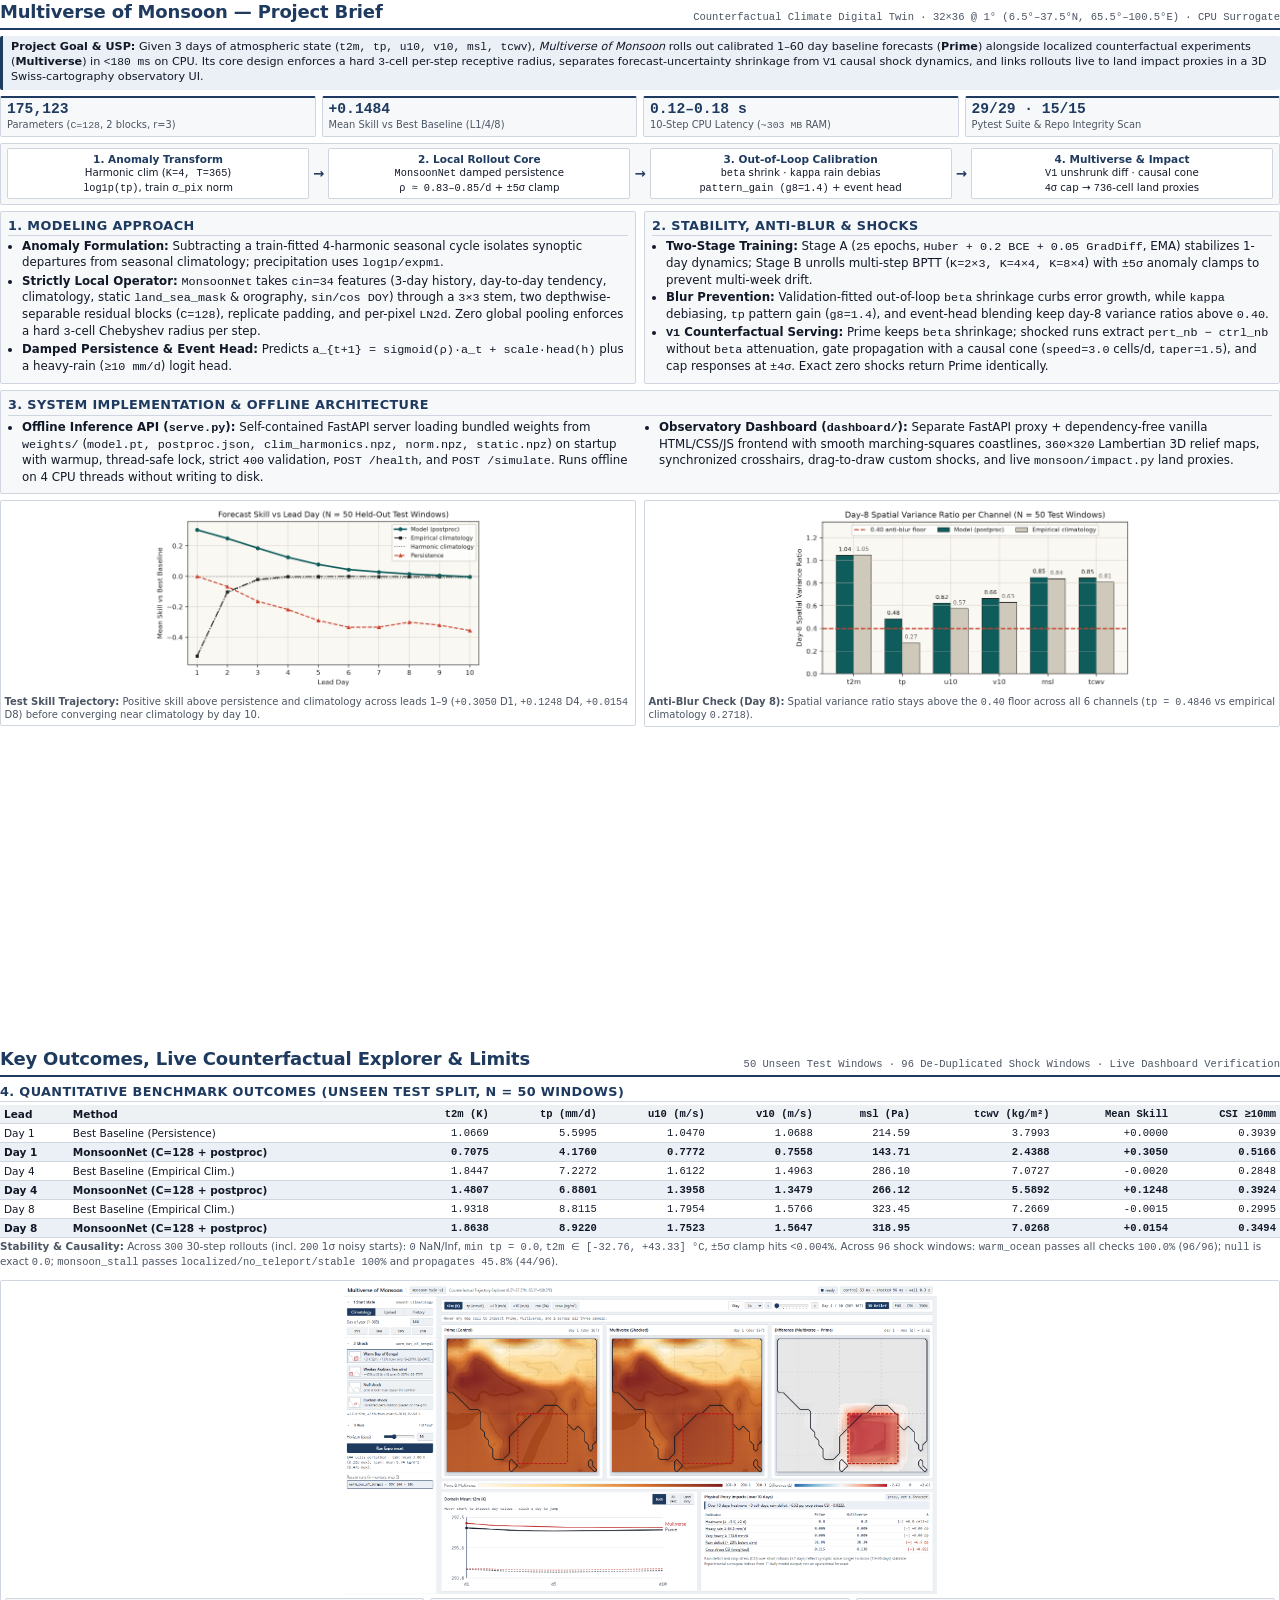
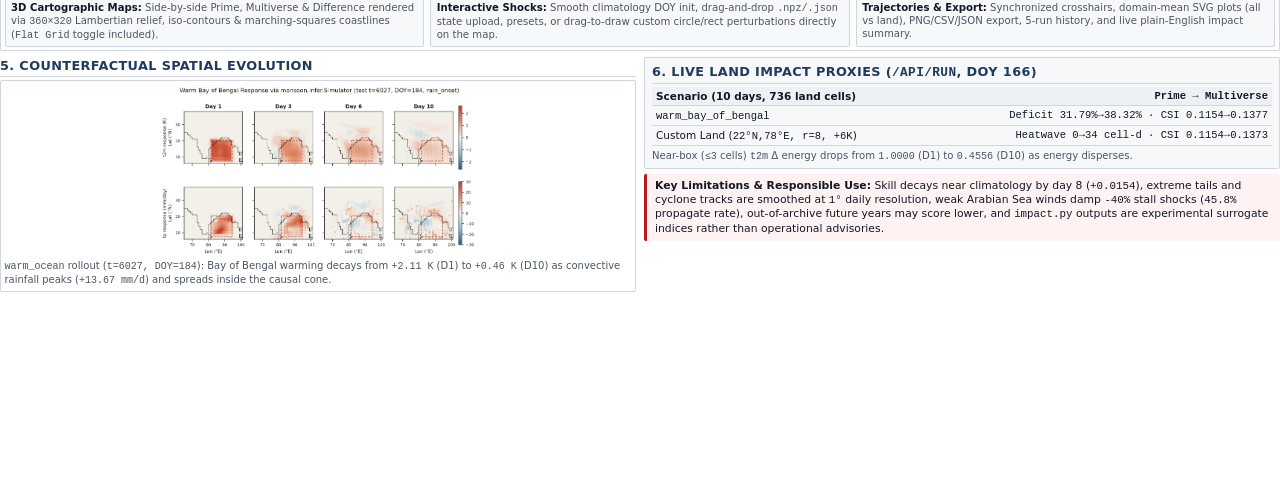
<file: brief/brief.html>
<!DOCTYPE html>
<html lang="en">
<head>
  <meta charset="UTF-8">
  <title>Multiverse of Monsoon — Project Brief</title>
  <style>
    @page {
      size: A4 portrait;
      margin: 9.5mm 11mm;
    }
    :root {
      --bg: #eef1f4;
      --card: #ffffff;
      --soft: #f7f8fa;
      --ink: #111827;
      --muted: #4b5563;
      --rule: #cfd6df;
      --navy: #1e3a5f;
      --navy-tint: #ebf0f6;
      --crimson: #b91c1c;
      --crimson-tint: #fef2f2;
    }
    * { box-sizing: border-box; }
    html, body {
      margin: 0;
      padding: 0;
      font-family: system-ui, -apple-system, BlinkMacSystemFont, "Segoe UI", sans-serif;
      color: var(--ink);
      background: #ffffff;
      font-size: 8.85pt;
      line-height: 1.33;
      -webkit-print-color-adjust: exact;
      print-color-adjust: exact;
    }
    .mono {
      font-family: ui-monospace, SFMono-Regular, Menlo, Consolas, monospace;
      font-variant-numeric: tabular-nums;
    }
    .page {
      width: 100%;
      height: 277mm;
      max-height: 277mm;
      overflow: hidden;
      page-break-after: always;
      display: flex;
      flex-direction: column;
      gap: 6px;
    }
    .page:last-child { page-break-after: auto; }

    /* Top Header */
    .hdr {
      display: flex;
      justify-content: space-between;
      align-items: flex-end;
      border-bottom: 2px solid var(--navy);
      padding-bottom: 4px;
    }
    .hdr-title {
      margin: 0;
      font-size: 13.5pt;
      font-weight: 700;
      color: var(--navy);
      letter-spacing: -0.01em;
    }
    .hdr-meta {
      font-size: 7.9pt;
      color: var(--muted);
      text-align: right;
    }

    /* Callout Banners */
    .usp-bar {
      background: var(--navy-tint);
      border-left: 3.5px solid var(--navy);
      padding: 4.5px 8px;
      font-size: 8.4pt;
      border-radius: 2px;
    }
    .warn-box {
      background: var(--crimson-tint);
      border-left: 3.5px solid var(--crimson);
      padding: 4.5px 8px;
      font-size: 8.1pt;
      border-radius: 2px;
    }

    /* KPI Strip */
    .kpi-grid {
      display: grid;
      grid-template-columns: repeat(4, 1fr);
      gap: 6px;
    }
    .kpi {
      background: var(--soft);
      border: 1px solid var(--rule);
      border-top: 2px solid var(--navy);
      padding: 3.5px 6px;
      border-radius: 2px;
    }
    .kpi-val {
      font-size: 11pt;
      font-weight: 700;
      color: var(--navy);
      line-height: 1.15;
    }
    .kpi-lbl {
      font-size: 7.4pt;
      color: var(--muted);
    }

    h2 {
      margin: 0 0 3px 0;
      font-size: 9.6pt;
      font-weight: 700;
      color: var(--navy);
      border-bottom: 1px solid var(--rule);
      padding-bottom: 1.5px;
      text-transform: uppercase;
      letter-spacing: 0.03em;
    }
    p { margin: 0 0 3.5px 0; }
    ul { margin: 1px 0 3px 0; padding-left: 14px; }
    li { margin-bottom: 1.8px; }

    .two-col {
      display: grid;
      grid-template-columns: 1fr 1fr;
      gap: 8px;
      align-items: start;
    }
    .three-col {
      display: grid;
      grid-template-columns: repeat(3, 1fr);
      gap: 6px;
    }
    .card {
      background: var(--soft);
      border: 1px solid var(--rule);
      border-radius: 2px;
      padding: 5px 7px;
    }

    /* Pipeline flow */
    .pipe {
      display: grid;
      grid-template-columns: 1fr auto 1fr auto 1fr auto 1fr;
      gap: 4px;
      align-items: center;
      background: var(--soft);
      border: 1px solid var(--rule);
      padding: 4.5px 6px;
      border-radius: 2px;
      font-size: 7.7pt;
    }
    .pipe-step {
      background: var(--card);
      border: 1px solid var(--rule);
      padding: 3px 5px;
      border-radius: 2px;
      text-align: center;
    }
    .pipe-step strong { display: block; color: var(--navy); font-size: 7.9pt; }
    .pipe-arr { color: var(--navy); font-weight: 700; font-size: 10pt; }

    table {
      width: 100%;
      border-collapse: collapse;
      font-size: 7.9pt;
    }
    th, td {
      border-bottom: 1px solid var(--rule);
      padding: 2px 4px;
      text-align: left;
    }
    th {
      background: var(--bg);
      font-weight: 600;
      color: var(--ink);
    }
    td.num, th.num {
      text-align: right;
      font-family: ui-monospace, SFMono-Regular, Menlo, Consolas, monospace;
      font-variant-numeric: tabular-nums;
    }
    tr.hi td { font-weight: 700; background: var(--navy-tint); }

    figure {
      margin: 0;
      background: var(--card);
      border: 1px solid var(--rule);
      border-radius: 2px;
      padding: 3.5px;
    }
    figure img {
      width: 100%;
      height: auto;
      display: block;
    }
    figcaption {
      margin-top: 2.5px;
      font-size: 7.5pt;
      color: var(--muted);
      line-height: 1.24;
    }
    .cap-card {
      background: var(--soft);
      border: 1px solid var(--rule);
      padding: 3.5px 5.5px;
      font-size: 7.6pt;
      color: var(--muted);
      line-height: 1.24;
      border-radius: 2px;
    }
    .cap-card strong { color: var(--ink); }
  </style>
</head>
<body>
  <!-- ==================== PAGE 1: PROJECT, APPROACH & IMPLEMENTATION ==================== -->
  <section class="page">
    <div class="hdr">
      <h1 class="hdr-title">Multiverse of Monsoon — Project Brief</h1>
      <div class="hdr-meta mono">Counterfactual Climate Digital Twin · 32×36 @ 1° (6.5°–37.5°N, 65.5°–100.5°E) · CPU Surrogate</div>
    </div>

    <div class="usp-bar">
      <strong>Project Goal &amp; USP:</strong> Given 3 days of atmospheric state (<span class="mono">t2m, tp, u10, v10, msl, tcwv</span>), <em>Multiverse of Monsoon</em> rolls out calibrated 1–60 day baseline forecasts (<strong>Prime</strong>) alongside localized counterfactual experiments (<strong>Multiverse</strong>) in <span class="mono">&lt;180 ms</span> on CPU. Its core design enforces a hard <span class="mono">3</span>-cell per-step receptive radius, separates forecast-uncertainty shrinkage from <span class="mono">V1</span> causal shock dynamics, and links rollouts live to land impact proxies in a 3D Swiss-cartography observatory UI.
    </div>

    <div class="kpi-grid">
      <div class="kpi"><div class="kpi-val mono">175,123</div><div class="kpi-lbl">Parameters (<span class="mono">C=128</span>, 2 blocks, r=3)</div></div>
      <div class="kpi"><div class="kpi-val mono">+0.1484</div><div class="kpi-lbl">Mean Skill vs Best Baseline (L1/4/8)</div></div>
      <div class="kpi"><div class="kpi-val mono">0.12–0.18 s</div><div class="kpi-lbl">10-Step CPU Latency (<span class="mono">~303 MB</span> RAM)</div></div>
      <div class="kpi"><div class="kpi-val mono">29/29 · 15/15</div><div class="kpi-lbl">Pytest Suite &amp; Repo Integrity Scan</div></div>
    </div>

    <div class="pipe">
      <div class="pipe-step"><strong>1. Anomaly Transform</strong>Harmonic clim (<span class="mono">K=4, T=365</span>)<br><span class="mono">log1p(tp)</span>, train <span class="mono">σ_pix</span> norm</div>
      <div class="pipe-arr">→</div>
      <div class="pipe-step"><strong>2. Local Rollout Core</strong><span class="mono">MonsoonNet</span> damped persistence<br><span class="mono">ρ ≈ 0.83–0.85/d</span> + <span class="mono">±5σ</span> clamp</div>
      <div class="pipe-arr">→</div>
      <div class="pipe-step"><strong>3. Out-of-Loop Calibration</strong><span class="mono">beta</span> shrink · <span class="mono">kappa</span> rain debias<br><span class="mono">pattern_gain (g8=1.4)</span> + event head</div>
      <div class="pipe-arr">→</div>
      <div class="pipe-step"><strong>4. Multiverse &amp; Impact</strong><span class="mono">V1</span> unshrunk diff · causal cone<br><span class="mono">4σ</span> cap → <span class="mono">736</span>-cell land proxies</div>
    </div>

    <div class="two-col">
      <div class="card">
        <h2>1. Modeling Approach</h2>
        <ul>
          <li><strong>Anomaly Formulation:</strong> Subtracting a train-fitted 4-harmonic seasonal cycle isolates synoptic departures from seasonal climatology; precipitation uses <span class="mono">log1p/expm1</span>.</li>
          <li><strong>Strictly Local Operator:</strong> <span class="mono">MonsoonNet</span> takes <span class="mono">cin=34</span> features (3-day history, day-to-day tendency, climatology, static <span class="mono">land_sea_mask</span> &amp; orography, <span class="mono">sin/cos DOY</span>) through a <span class="mono">3×3</span> stem, two depthwise-separable residual blocks (<span class="mono">C=128</span>), replicate padding, and per-pixel <span class="mono">LN2d</span>. Zero global pooling enforces a hard <span class="mono">3</span>-cell Chebyshev radius per step.</li>
          <li><strong>Damped Persistence &amp; Event Head:</strong> Predicts <span class="mono">a_{t+1} = sigmoid(ρ)·a_t + scale·head(h)</span> plus a heavy-rain (<span class="mono">≥10 mm/d</span>) logit head.</li>
        </ul>
      </div>

      <div class="card">
        <h2>2. Stability, Anti-Blur &amp; Shocks</h2>
        <ul>
          <li><strong>Two-Stage Training:</strong> Stage A (<span class="mono">25</span> epochs, <span class="mono">Huber + 0.2 BCE + 0.05 GradDiff</span>, EMA) stabilizes 1-day dynamics; Stage B unrolls multi-step BPTT (<span class="mono">K=2×3, K=4×4, K=8×4</span>) with <span class="mono">±5σ</span> anomaly clamps to prevent multi-week drift.</li>
          <li><strong>Blur Prevention:</strong> Validation-fitted out-of-loop <span class="mono">beta</span> shrinkage curbs error growth, while <span class="mono">kappa</span> debiasing, <span class="mono">tp</span> pattern gain (<span class="mono">g8=1.4</span>), and event-head blending keep day-8 variance ratios above <span class="mono">0.40</span>.</li>
          <li><strong><span class="mono">V1</span> Counterfactual Serving:</strong> Prime keeps <span class="mono">beta</span> shrinkage; shocked runs extract <span class="mono">pert_nb − ctrl_nb</span> without <span class="mono">beta</span> attenuation, gate propagation with a causal cone (<span class="mono">speed=3.0</span> cells/d, <span class="mono">taper=1.5</span>), and cap responses at <span class="mono">±4σ</span>. Exact zero shocks return Prime identically.</li>
        </ul>
      </div>
    </div>

    <div class="card">
      <h2>3. System Implementation &amp; Offline Architecture</h2>
      <div class="two-col" style="gap:10px;">
        <ul style="margin-bottom:0;">
          <li><strong>Offline Inference API (<span class="mono">serve.py</span>):</strong> Self-contained FastAPI server loading bundled weights from <span class="mono">weights/</span> (<span class="mono">model.pt, postproc.json, clim_harmonics.npz, norm.npz, static.npz</span>) on startup with warmup, thread-safe lock, strict <span class="mono">400</span> validation, <span class="mono">POST /health</span>, and <span class="mono">POST /simulate</span>. Runs offline on 4 CPU threads without writing to disk.</li>
        </ul>
        <ul style="margin-bottom:0;">
          <li><strong>Observatory Dashboard (<span class="mono">dashboard/</span>):</strong> Separate FastAPI proxy + dependency-free vanilla HTML/CSS/JS frontend with smooth marching-squares coastlines, <span class="mono">360×320</span> Lambertian 3D relief maps, synchronized crosshairs, drag-to-draw custom shocks, and live <span class="mono">monsoon/impact.py</span> land proxies.</li>
        </ul>
      </div>
    </div>

    <div class="two-col">
      <figure>
        <img src="figures/skill_vs_lead.png" alt="Skill vs Lead Day" style="max-height:50mm; width:auto; margin:0 auto;">
        <figcaption><strong>Test Skill Trajectory:</strong> Positive skill above persistence and climatology across leads 1–9 (<span class="mono">+0.3050</span> D1, <span class="mono">+0.1248</span> D4, <span class="mono">+0.0154</span> D8) before converging near climatology by day 10.</figcaption>
      </figure>
      <figure>
        <img src="figures/variance_ratio.png" alt="Day-8 Variance Ratio" style="max-height:50mm; width:auto; margin:0 auto;">
        <figcaption><strong>Anti-Blur Check (Day 8):</strong> Spatial variance ratio stays above the <span class="mono">0.40</span> floor across all 6 channels (<span class="mono">tp = 0.4846</span> vs empirical climatology <span class="mono">0.2718</span>).</figcaption>
      </figure>
    </div>
  </section>

  <!-- ==================== PAGE 2: KEY OUTCOMES, DASHBOARD & LIMITS ==================== -->
  <section class="page">
    <div class="hdr">
      <h1 class="hdr-title">Key Outcomes, Live Counterfactual Explorer &amp; Limits</h1>
      <div class="hdr-meta mono">50 Unseen Test Windows · 96 De-Duplicated Shock Windows · Live Dashboard Verification</div>
    </div>

    <div>
      <h2>4. Quantitative Benchmark Outcomes (Unseen Test Split, N = 50 Windows)</h2>
      <table>
        <thead>
          <tr>
            <th>Lead</th>
            <th>Method</th>
            <th class="num">t2m (K)</th>
            <th class="num">tp (mm/d)</th>
            <th class="num">u10 (m/s)</th>
            <th class="num">v10 (m/s)</th>
            <th class="num">msl (Pa)</th>
            <th class="num">tcwv (kg/m²)</th>
            <th class="num">Mean Skill</th>
            <th class="num">CSI ≥10mm</th>
          </tr>
        </thead>
        <tbody>
          <tr><td>Day 1</td><td>Best Baseline (Persistence)</td><td class="num">1.0669</td><td class="num">5.5995</td><td class="num">1.0470</td><td class="num">1.0688</td><td class="num">214.59</td><td class="num">3.7993</td><td class="num">+0.0000</td><td class="num">0.3939</td></tr>
          <tr class="hi"><td>Day 1</td><td>MonsoonNet (C=128 + postproc)</td><td class="num">0.7075</td><td class="num">4.1760</td><td class="num">0.7772</td><td class="num">0.7558</td><td class="num">143.71</td><td class="num">2.4388</td><td class="num">+0.3050</td><td class="num">0.5166</td></tr>
          <tr><td>Day 4</td><td>Best Baseline (Empirical Clim.)</td><td class="num">1.8447</td><td class="num">7.2272</td><td class="num">1.6122</td><td class="num">1.4963</td><td class="num">286.10</td><td class="num">7.0727</td><td class="num">-0.0020</td><td class="num">0.2848</td></tr>
          <tr class="hi"><td>Day 4</td><td>MonsoonNet (C=128 + postproc)</td><td class="num">1.4807</td><td class="num">6.8801</td><td class="num">1.3958</td><td class="num">1.3479</td><td class="num">266.12</td><td class="num">5.5892</td><td class="num">+0.1248</td><td class="num">0.3924</td></tr>
          <tr><td>Day 8</td><td>Best Baseline (Empirical Clim.)</td><td class="num">1.9318</td><td class="num">8.8115</td><td class="num">1.7954</td><td class="num">1.5766</td><td class="num">323.45</td><td class="num">7.2669</td><td class="num">-0.0015</td><td class="num">0.2995</td></tr>
          <tr class="hi"><td>Day 8</td><td>MonsoonNet (C=128 + postproc)</td><td class="num">1.8638</td><td class="num">8.9220</td><td class="num">1.7523</td><td class="num">1.5647</td><td class="num">318.95</td><td class="num">7.0268</td><td class="num">+0.0154</td><td class="num">0.3494</td></tr>
        </tbody>
      </table>
      <p style="font-size:7.8pt; color:var(--muted); margin-top:2px;">
        <strong>Stability &amp; Causality:</strong> Across <span class="mono">300</span> 30-step rollouts (incl. <span class="mono">200</span> 1σ noisy starts): <span class="mono">0</span> NaN/Inf, <span class="mono">min tp = 0.0</span>, <span class="mono">t2m ∈ [-32.76, +43.33] °C</span>, <span class="mono">±5σ</span> clamp hits <span class="mono">&lt;0.004%</span>. Across <span class="mono">96</span> shock windows: <span class="mono">warm_ocean</span> passes all checks <span class="mono">100.0%</span> (<span class="mono">96/96</span>); <span class="mono">null</span> is exact <span class="mono">0.0</span>; <span class="mono">monsoon_stall</span> passes <span class="mono">localized/no_teleport/stable 100%</span> and <span class="mono">propagates 45.8%</span> (<span class="mono">44/96</span>).
      </p>
    </div>

    <figure>
      <img src="figures/dashboard.png" alt="Swiss Cartography 3D Dashboard Screenshot" style="max-height:82mm; width:auto; margin:0 auto;">
      <div class="three-col" style="margin-top:4px;">
        <div class="cap-card"><strong>3D Cartographic Maps:</strong> Side-by-side Prime, Multiverse &amp; Difference rendered via <span class="mono">360×320</span> Lambertian relief, iso-contours &amp; marching-squares coastlines (<span class="mono">Flat Grid</span> toggle included).</div>
        <div class="cap-card"><strong>Interactive Shocks:</strong> Smooth climatology DOY init, drag-and-drop <span class="mono">.npz/.json</span> state upload, presets, or drag-to-draw custom circle/rect perturbations directly on the map.</div>
        <div class="cap-card"><strong>Trajectories &amp; Export:</strong> Synchronized crosshairs, domain-mean SVG plots (all vs land), PNG/CSV/JSON export, 5-run history, and live plain-English impact summary.</div>
      </div>
    </figure>

    <div class="two-col">
      <div>
        <h2>5. Counterfactual Spatial Evolution</h2>
        <figure>
          <img src="figures/shock_4panel.png" alt="Warm Bay of Bengal 4-panel response" style="max-height:46mm; width:auto; margin:0 auto;">
          <figcaption>
            <span class="mono">warm_ocean</span> rollout (<span class="mono">t=6027, DOY=184</span>): Bay of Bengal warming decays from <span class="mono">+2.11 K</span> (D1) to <span class="mono">+0.46 K</span> (D10) as convective rainfall peaks (<span class="mono">+13.67 mm/d</span>) and spreads inside the causal cone.
          </figcaption>
        </figure>
      </div>

      <div style="display:flex; flex-direction:column; gap:5px;">
        <div class="card">
          <h2>6. Live Land Impact Proxies (<span class="mono">/api/run</span>, DOY 166)</h2>
          <table>
            <thead>
              <tr><th>Scenario (10 days, 736 land cells)</th><th class="num">Prime → Multiverse</th></tr>
            </thead>
            <tbody>
              <tr><td><span class="mono">warm_bay_of_bengal</span></td><td class="num">Deficit <span class="mono">31.79%→38.32%</span> · CSI <span class="mono">0.1154→0.1377</span></td></tr>
              <tr><td>Custom Land (<span class="mono">22°N,78°E, r=8, +6K</span>)</td><td class="num">Heatwave <span class="mono">0→34 cell-d</span> · CSI <span class="mono">0.1154→0.1373</span></td></tr>
            </tbody>
          </table>
          <p style="margin:3px 0 0 0; font-size:7.6pt; color:var(--muted);">
            Near-box (<span class="mono">≤3</span> cells) <span class="mono">t2m</span> Δ energy drops from <span class="mono">1.0000</span> (D1) to <span class="mono">0.4556</span> (D10) as energy disperses.
          </p>
        </div>

        <div class="warn-box">
          <strong>Key Limitations &amp; Responsible Use:</strong> Skill decays near climatology by day 8 (<span class="mono">+0.0154</span>), extreme tails and cyclone tracks are smoothed at <span class="mono">1°</span> daily resolution, weak Arabian Sea winds damp <span class="mono">-40%</span> stall shocks (<span class="mono">45.8%</span> propagate rate), out-of-archive future years may score lower, and <span class="mono">impact.py</span> outputs are experimental surrogate indices rather than operational advisories.
        </div>
      </div>
    </div>
  </section>
</body>
</html>
</file>
